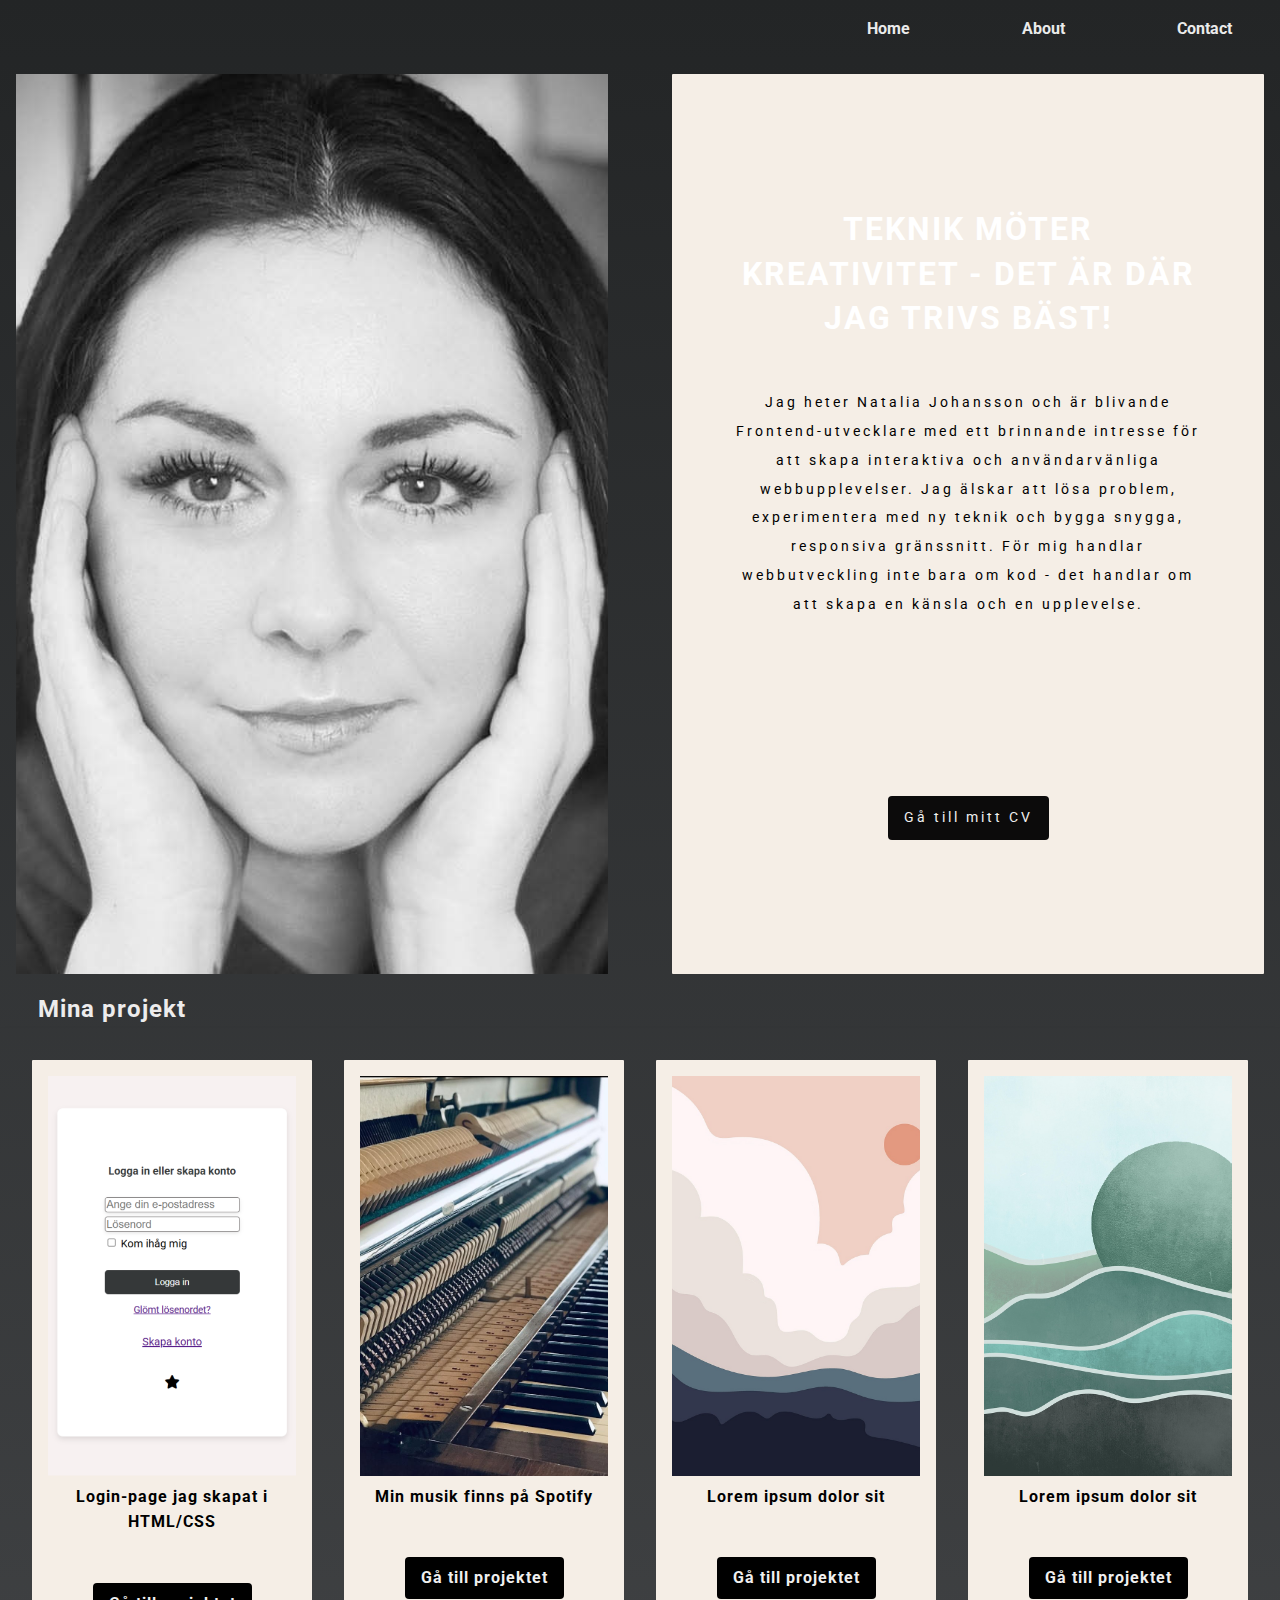
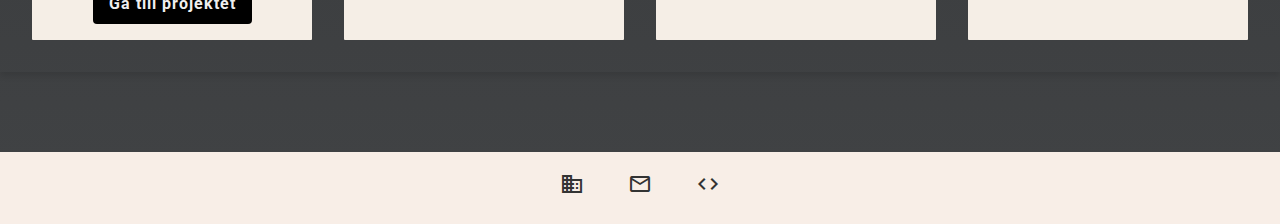
<file: index.html>
<!DOCTYPE html>
<html lang="sv">
  <head>
    <meta charset="UTF-8" />
    <meta name="viewport" content="width=device-width, initial-scale=1.0" />
    <title>Natalia Johansson- Frontend Developer</title>
    <link rel="stylesheet" href="./style.css" />
    <link rel="stylesheet" href="https://fonts.googleapis.com/css2?family=Roboto:wght@300;400;700&display=swap" />
    <link rel="stylesheet" href="https://fonts.googleapis.com/icon?family=Material+Icons+Outlined"/>
  </head>
  <body>

    <header class="header">                                        
        <nav>                                                                 <!--Nav-bar med innehåll-->
        <ul>
          <li><a href="./index.html">Home</a></li>
          <li><a href="./about.html">About</a></li>
          <li><a href="./contact.html">Contact</a></li>
        </ul>
      </nav>
    </header>

    <main class="main-grid">
      
      <section class="profile-image-section">                             <!-- Profilbild sektion -->
        <div class="profile-image">
          <img src="./FB_IMG_1739298864853.jpg" alt="Profilbild" />
        </div>
      </section>
    
      <section class="profile-text-section">                              <!-- Profiltext sektion -->
        <div class="profile-text">
          <h1>Teknik möter kreativitet - det är där jag trivs bäst!</h1>
          <p>Jag heter Natalia Johansson och är blivande Frontend-utvecklare
            med ett brinnande intresse för att skapa interaktiva och
            användarvänliga webbupplevelser. Jag älskar att lösa problem,
            experimentera med ny teknik och bygga snygga, responsiva
            gränssnitt. För mig handlar webbutveckling inte bara om kod - det
            handlar om att skapa en känsla och en upplevelse.</p>
            <p><a class="profile-link" href="./Natalia_Johansson_CV (1).pdf">Gå till mitt CV</a></p>

        </div>
      </section>
    </main>
    
    <section class="my-projects">
      <div class="projects-title">
          <h2>Mina projekt</h2>
      </div>

        <div class="project-cards">
          <div class="project-card">
            <img src="./loginsiten.PNG" alt="Projektbild" />
            <p>Login-page jag skapat i HTML/CSS</p>
            <a href="https://github.com/nataliajcode/Inl-mningsuppgift1.git" class="project-link">Gå till projektet</a>
          </div>

          <div class="project-card">
            <img src="./piano.jpg" alt="Projektbild" />
            <p>Min musik finns på Spotify</p>
            <a href="https://open.spotify.com/artist/6kcagslTEqEHYmcNhhWj2m" class="project-link" >Gå till projektet</a>
          </div>

          <div class="project-card">
            <img src="./mountains-8480519_1280.jpg" alt="Projektbild" />
            <p>Lorem ipsum dolor sit  </p>
            <a href="https://www.aftonbladet.se" class="project-link">Gå till projektet</a>
          </div>

          <div class="project-card">
            <img src="./gronaberg.jpg" alt="Projektbild" />
            <p>Lorem ipsum dolor sit </p>
            <a href="https://expressen.se" class="project-link">Gå till projektet</a>
          </div>
        </div>
      </section>
    </main>

    <footer class="footer">
      <p>
        <a href="https://www.linkedin.com/in/njcode/" target="_blank">    <!-- LinkedIn-Ikon -->
         
          <span class="material-icons-outlined">business</span>
        </a>
        <a href="mailto:nataliajohanssonmusic@gmail.com">                 <!-- Mail-Ikon -->
        
          <span class="material-icons-outlined">mail</span>
        </a>
        <a href="https://github.com/nataliajcode" target="_blank">        <!-- GitHub-Ikon -->

          <span class="material-icons-outlined">code</span>
        </a>
      </p>
    </footer>
  </body>
</html>
</file>
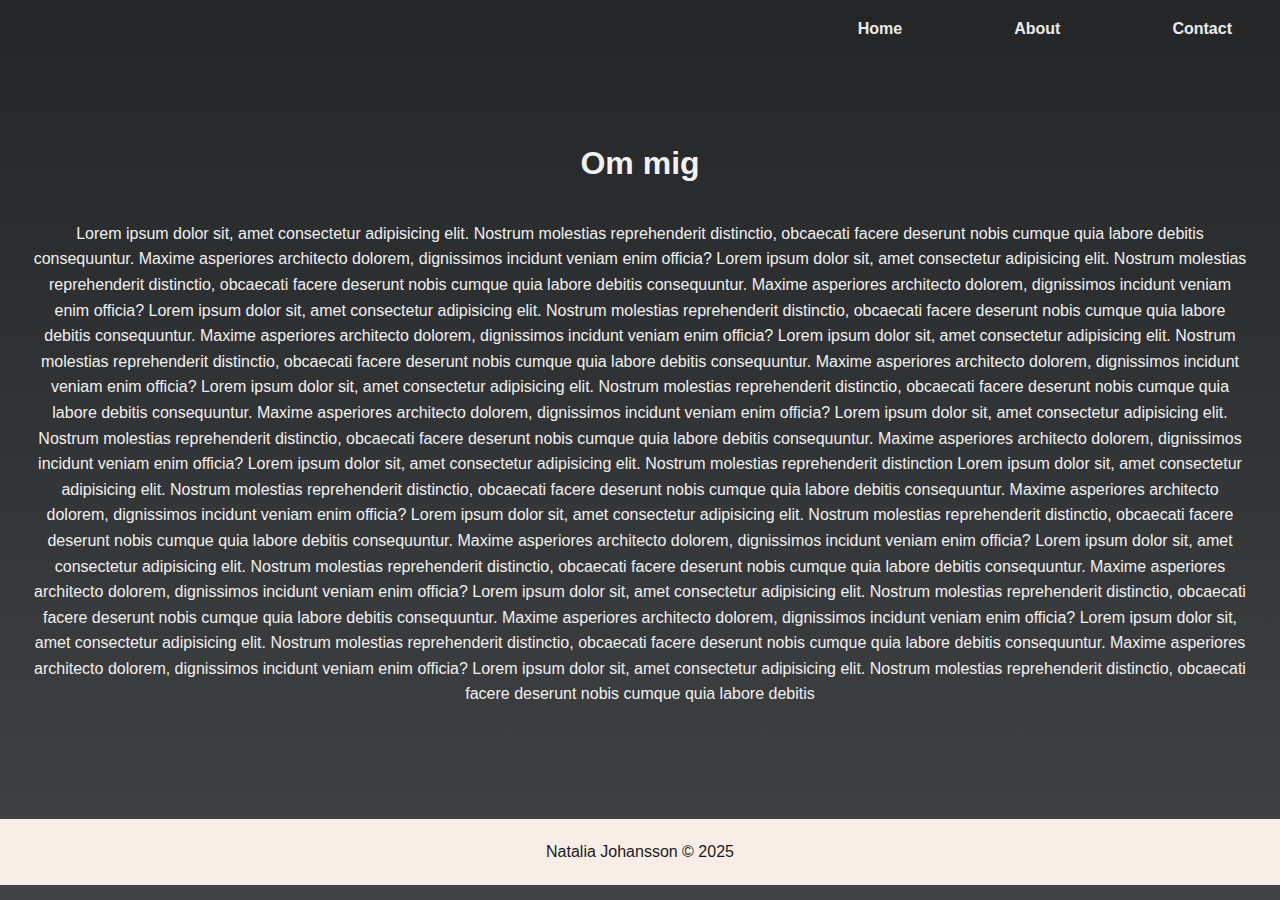
<file: about.html>
<!DOCTYPE html>
<html lang="sv">
  <head>
    <meta charset="UTF-8" />
    <meta name="viewport" content="width=device-width, initial-scale=1.0" />
    <title>About - Natalia Johansson</title>
    <link rel="stylesheet" href="./style.css" />
  </head>
  <body>
    <header class="header">
      <nav>
        <ul>
          <li><a href="./index.html">Home</a></li>

          <li><a href="./about.html">About</a></li>

          <li><a href="./contact.html">Contact</a></li>
        </ul>
      </nav>
    </header>

    <main>
      <section class="about-section">
        <h1>Om mig</h1>
        <p>
          Lorem ipsum dolor sit, amet consectetur adipisicing elit. Nostrum
          molestias reprehenderit distinctio, obcaecati facere deserunt nobis
          cumque quia labore debitis consequuntur. Maxime asperiores architecto
          dolorem, dignissimos incidunt veniam enim officia? Lorem ipsum dolor
          sit, amet consectetur adipisicing elit. Nostrum molestias
          reprehenderit distinctio, obcaecati facere deserunt nobis cumque quia
          labore debitis consequuntur. Maxime asperiores architecto dolorem,
          dignissimos incidunt veniam enim officia? Lorem ipsum dolor sit, amet
          consectetur adipisicing elit. Nostrum molestias reprehenderit
          distinctio, obcaecati facere deserunt nobis cumque quia labore debitis
          consequuntur. Maxime asperiores architecto dolorem, dignissimos
          incidunt veniam enim officia? Lorem ipsum dolor sit, amet consectetur
          adipisicing elit. Nostrum molestias reprehenderit distinctio,
          obcaecati facere deserunt nobis cumque quia labore debitis
          consequuntur. Maxime asperiores architecto dolorem, dignissimos
          incidunt veniam enim officia? Lorem ipsum dolor sit, amet consectetur
          adipisicing elit. Nostrum molestias reprehenderit distinctio,
          obcaecati facere deserunt nobis cumque quia labore debitis
          consequuntur. Maxime asperiores architecto dolorem, dignissimos
          incidunt veniam enim officia? Lorem ipsum dolor sit, amet consectetur
          adipisicing elit. Nostrum molestias reprehenderit distinctio,
          obcaecati facere deserunt nobis cumque quia labore debitis
          consequuntur. Maxime asperiores architecto dolorem, dignissimos
          incidunt veniam enim officia? Lorem ipsum dolor sit, amet consectetur
          adipisicing elit. Nostrum molestias reprehenderit distinction Lorem
          ipsum dolor sit, amet consectetur adipisicing elit. Nostrum molestias
          reprehenderit distinctio, obcaecati facere deserunt nobis cumque quia
          labore debitis consequuntur. Maxime asperiores architecto dolorem,
          dignissimos incidunt veniam enim officia? Lorem ipsum dolor sit, amet
          consectetur adipisicing elit. Nostrum molestias reprehenderit
          distinctio, obcaecati facere deserunt nobis cumque quia labore debitis
          consequuntur. Maxime asperiores architecto dolorem, dignissimos
          incidunt veniam enim officia? Lorem ipsum dolor sit, amet consectetur
          adipisicing elit. Nostrum molestias reprehenderit distinctio,
          obcaecati facere deserunt nobis cumque quia labore debitis
          consequuntur. Maxime asperiores architecto dolorem, dignissimos
          incidunt veniam enim officia? Lorem ipsum dolor sit, amet consectetur
          adipisicing elit. Nostrum molestias reprehenderit distinctio,
          obcaecati facere deserunt nobis cumque quia labore debitis
          consequuntur. Maxime asperiores architecto dolorem, dignissimos
          incidunt veniam enim officia? Lorem ipsum dolor sit, amet consectetur
          adipisicing elit. Nostrum molestias reprehenderit distinctio,
          obcaecati facere deserunt nobis cumque quia labore debitis
          consequuntur. Maxime asperiores architecto dolorem, dignissimos
          incidunt veniam enim officia? Lorem ipsum dolor sit, amet consectetur
          adipisicing elit. Nostrum molestias reprehenderit distinctio,
          obcaecati facere deserunt nobis cumque quia labore debitis
        </p>
      </section>
    </main>

    <footer class="footer">
      <p>Natalia Johansson &copy; 2025</p>
    </footer>
  </body>
</html>
</file>
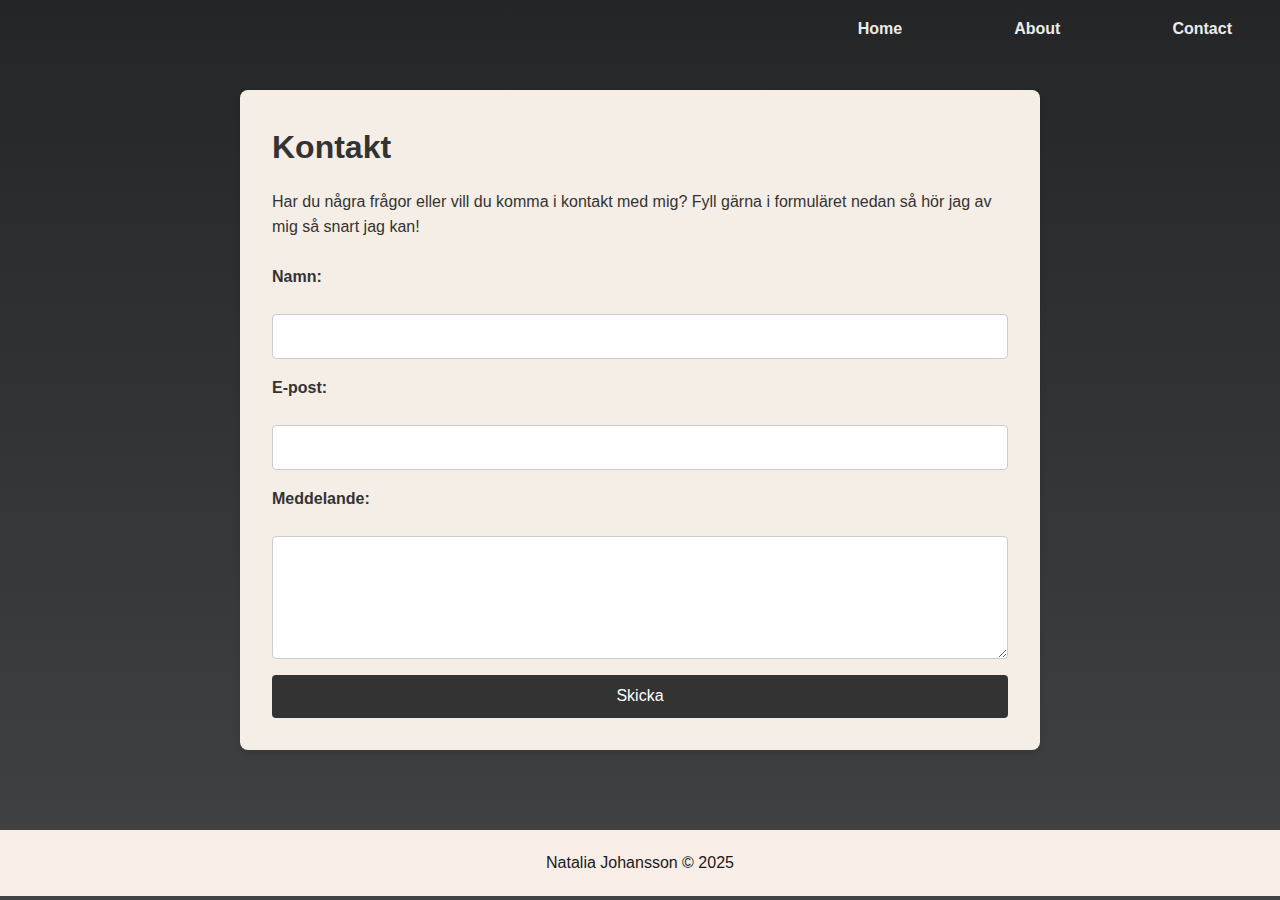
<file: contact.html>
<!DOCTYPE html>
<html lang="sv">
  <head>
    <meta charset="UTF-8" />
    <meta name="viewport" content="width=device-width, initial-scale=1.0" />
    <title>Contact - Natalia Johansson</title>
    <link rel="stylesheet" href="./style.css" />
  </head>
  <body>
    <header class="header">
      <nav>
        <ul>
          <li><a href="./index.html">Home</a></li>

          <li><a href="./about.html">About</a></li>

          <li><a href="./contact.html">Contact</a></li>
        </ul>
      </nav>
    </header>

    <main>
      <section class="contact-section">
        <h1>Kontakt</h1>
        <p>
          Har du några frågor eller vill du komma i kontakt med mig? Fyll gärna
          i formuläret nedan så hör jag av mig så snart jag kan!
        </p>

        <form
          action="mailto:nataliajohanssonmusic@gmail.com"
          method="post"
          enctype="text/plain"
        >
          <label for="name">Namn:</label>
          <input type="text" id="name" name="name" required />

          <label for="email">E-post:</label>
          <input type="email" id="email" name="email" required />

          <label for="message">Meddelande:</label>
          <textarea id="message" name="message" rows="5" required></textarea>

          <button type="submit">Skicka</button>
        </form>
      </section>
    </main>

    <footer class="footer">
      <p>Natalia Johansson &copy; 2025</p>
    </footer>
  </body>
</html>
</file>
<file: style.css>
* {
    margin: 0;
    padding: 0;
    box-sizing: border-box;
}

body {
    font-family: 'Roboto', sans-serif;
    line-height: 1.6;
    background: linear-gradient(to bottom, #232526, #414345);
    color: #edecec;
    min-height: 100vh;
}

.header {
    display: grid;
    justify-items: end;
    background: transparent;
    color: #fff;
    padding: 1rem;
}

.header ul {
    display: flex;
    justify-content: center;
    list-style: none;
    gap: 5rem;
}

.header a {
    color: #ebebeb;
    padding-right: 2rem;
    text-decoration: none;
    font-weight: bold;
}

.profile-text h1 {
    font-weight: bold;
    bottom: 10rem;
    font-size: 2rem; 
    font-weight: bold; 
    letter-spacing: 2px; /* Lite större avstånd mellan bokstäverna */
    color: #fff; 
    text-transform: uppercase; /* Skrev rubriken med versaler */
    line-height: 1.4; /* Ökade radavståndet så det blir lättare att läsa */
    text-align: center; 

}

.profile-text p {
    margin-top: 3rem; 
    text-align: center;
    font-size: 0.9rem;  
    letter-spacing: 3px;
    line-height: 2; /* Ökat avståndet mellan rader */
}

.main-grid {
    display: grid;
    grid-template-columns: 1fr 1fr; /* 2 kolumner */
    gap: 2rem; /* gap mellan sektionerna */
}

.profile-image-section, .profile-text-section {
    padding: 1rem; /* Lite inre utrymme i sektionerna */
}

@media(min-width: 768px) {
    .main-grid {
        grid-template-columns: 1fr 1fr;  /* 2 kolumner */
        gap: 2rem; /* Gap mellan sektionerna */
    }

    .profile-content {
        display: grid;
        grid-template-columns: 1fr 1fr; /* sektionerna utrymme lika mycket */
        gap: 1rem;
        height: 100%;
    }
}

.profile-image {
    background: linear-gradient(to bottom, rgba(0, 0, 0, 0) 60%, rgb(0, 0, 0) 100%);
    background-color: #333333;
    overflow: hidden;
    height: 100%;
    color: #333333;
}

.profile-image img {
    width: 100%;
    height: 100%;
    object-fit: cover;
    align-items: center;
}

.profile-text {
    display: flex;
    flex-direction: column;
    justify-content: center;
    align-items: center;
    height: 100vh;
    background-color: #F5EEE6;
    color:#000;
    padding: 4rem;
    border-radius: 1px;
}

.profile-text .profile-link {
    padding: 0.5rem 1rem;
    align-items: center;
    margin-top: 8rem;
    color: #f1f0f0;
    border-radius: 4px;
}

.project-cards {
    display: grid;
    gap: 2rem;
    border-width: 5px;
    border-color: #ccc;
    max-width: 100%;
    padding: 2rem;
    border-color: #000000;
    box-shadow: 0px 4px 6px rgba(0, 0, 0, 0.1);
}

@media(min-width: 768px) {
    .project-cards {
        grid-template-columns: repeat(4, 1fr);
    }
}
.projects-title {
 margin-left: 38px;
 letter-spacing: 1px;
}

.project-card {
    background-color: #F5EEE6;
    color: #000000;
    text-align: center;
    font-weight: bold;
    letter-spacing: 1px;
    padding: 1rem;
    border-radius: 1px;
    border-width: 20px;
    border-color: #000000;
}

.project-card img {
    width: 100%;
    height: 400px;
    object-fit: cover;
}

.project-link {
    display: inline-block;
    margin-top: 3rem;
    padding: 0.5rem 1rem;
    background-color: #000000;
    color: #f0efef;
    text-decoration: none;
    border-radius: 4px;
}

.profile-link {
    display: inline-block;
    margin-top: 1rem;
    padding: 0.5rem 1rem;
    background-color: #0c0b0b;
    color: #ffffff;
    text-decoration: none;
    border-radius: 4px;
}

.footer {
    background-color: #f8eee7;
    text-align: center;
    font-size: 16px;
    color: rgb(27, 25, 25); 
    padding: 20px;
    margin-top: 80px;
}

.footer a {
    text-decoration: none;
    color: #333333;
    font-weight: bold;
    margin: 0 20px;
    display: inline-flex;
    align-items: center;
}

.footer a:hover {
    color: #ff9900;
}

.material-symbols-outlined {
    font-size: 30px;
    font-weight: bold;
    margin-right: 5px;
    vertical-align: middle;
}

.about-section {
    color: #f1f1f1;
    margin-top: 3rem;
    text-align: center;
    padding: 2rem;
}

.about-section h1{
    margin-bottom: 2rem;
    text-align: center;
}
.contact-section {
    background-color: #F5EEE6; 
    color: #333; 
    padding: 2rem;
    border-radius: 8px; 
    box-shadow: 0px 4px 6px rgba(0, 0, 0, 0.1); 
    margin: 2rem auto; 
    max-width: 800px; 
  }
  
  .contact-section h1 {
    font-size: 2rem;
    color: #333; 
    margin-bottom: 1rem;
  }
  
  .contact-section p {
    font-size: 1rem;
    margin-bottom: 1.5rem;
    line-height: 1.6;
  }
  
  .contact-section form {
    display: flex;
    flex-direction: column; 
    gap: 1rem;
  }
  
  .contact-section label {
    font-size: 1rem;
    font-weight: bold;
    margin-bottom: 0.5rem;
  }
  
  .contact-section input,
  .contact-section textarea {
    padding: 0.8rem;
    font-size: 1rem;
    border: 1px solid #ccc;
    border-radius: 4px;
    width: 100%;
  }

  .contact-section button {
    padding: 0.8rem 1.2rem;
    font-size: 1rem;
    background-color: #333; 
    color: #fff;
    border: none;
    border-radius: 4px;
    cursor: pointer;
  }
  
  .contact-section button:hover {
    background-color: #555; 
  }

@media (max-width: 768px) {
    .main-grid {
        display: flex;
        flex-direction: column;
        align-items: center;
        padding: 1rem;
    }

    .project-cards {
        display: grid;
        grid-template-columns: 1fr;
        justify-items: center;
        padding: 1rem;
    }

    .project-card {
        width: 100%;
        max-width: 300px;
        margin: 10px auto;
        padding: 1rem;
    }

    .header {
        display: flex;
        justify-content: flex-start;
        padding: 1rem;
    }

    .header ul {
        display: flex;
        justify-content: flex-start;  
        flex-direction: column;
        gap: 1rem;  
    }
  
    .profile-text h1 {
        font-weight: bold;
        font-size: 1.0rem; 
        letter-spacing: 2px; 
        color: #fff; 
        text-transform: uppercase;
        line-height: 1.4; 
        text-align: center;
        margin-top: 10rem; 
    }

    .profile-text p{
        
        font-size: 0.6rem;
    }
    .contact-section {
        max-width: 90%;  
        padding: 1rem;   
        margin: 1rem auto;  
    }
}
</file>
